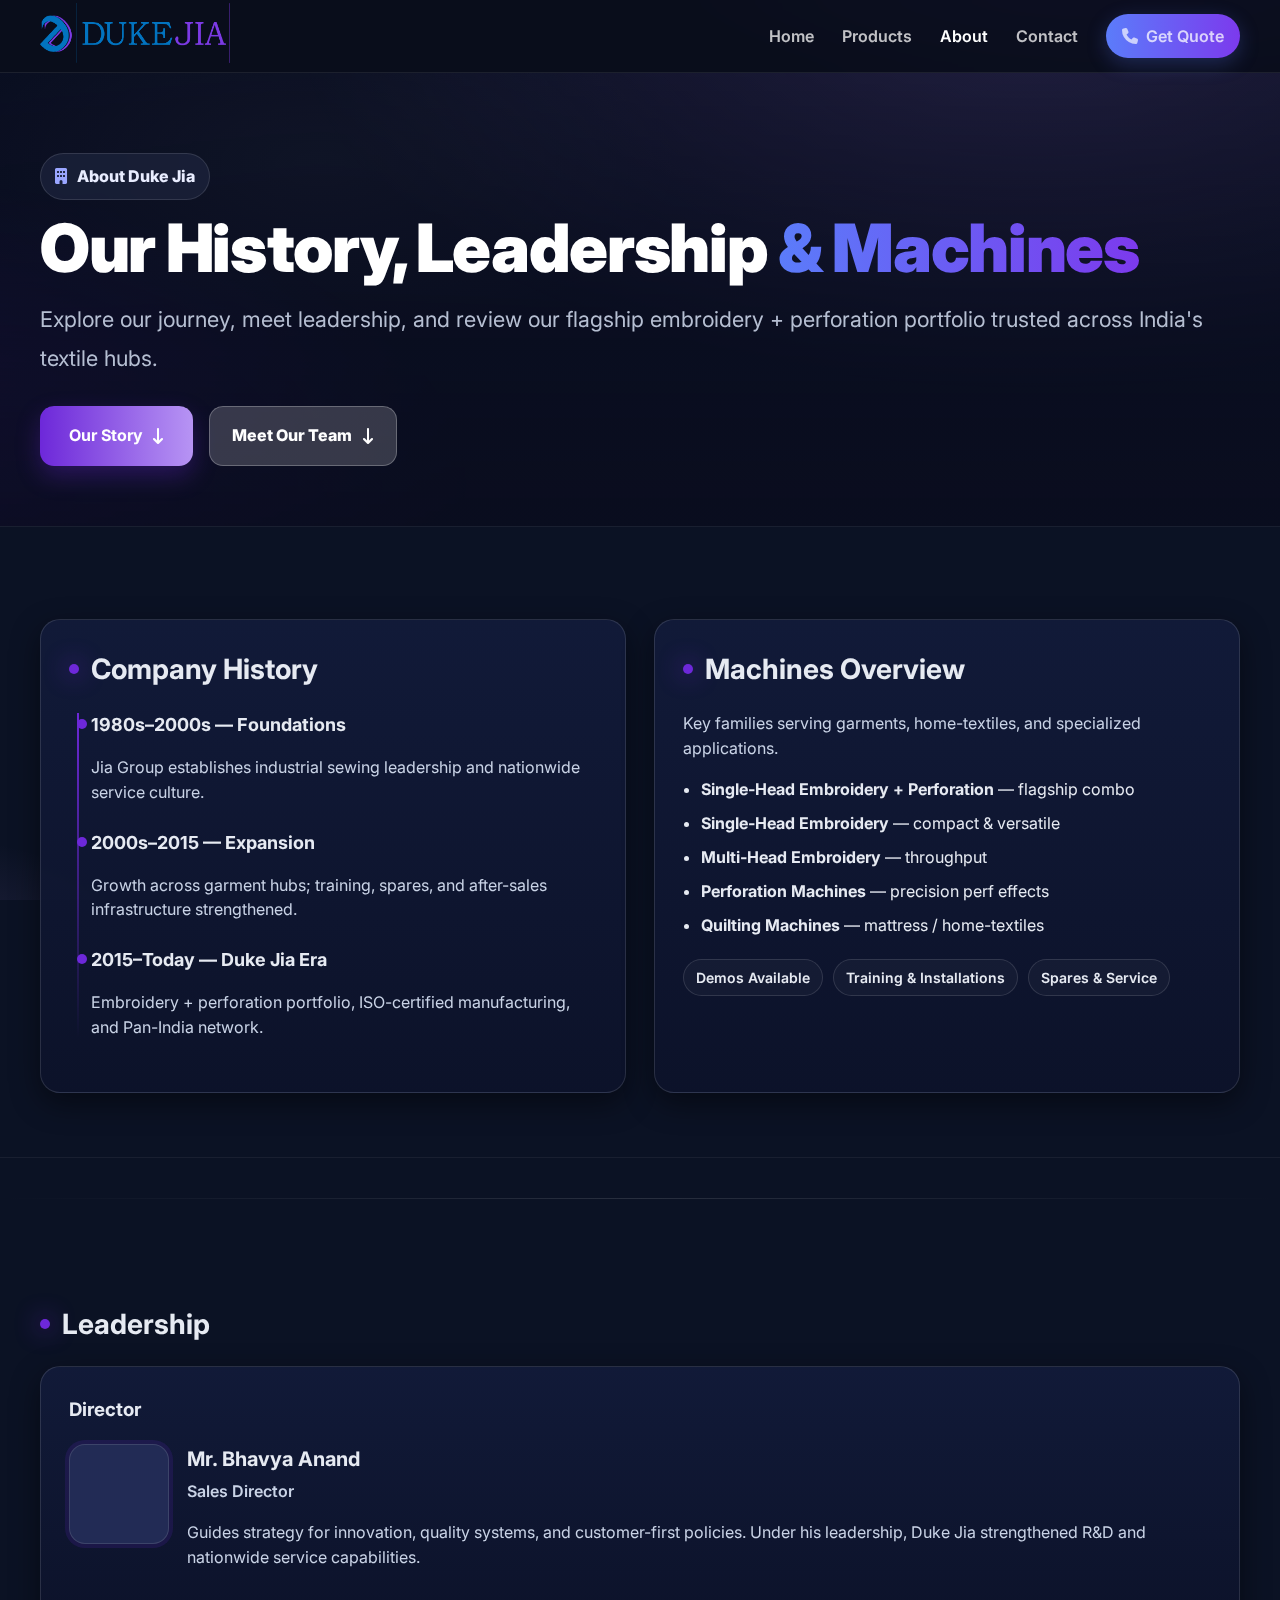
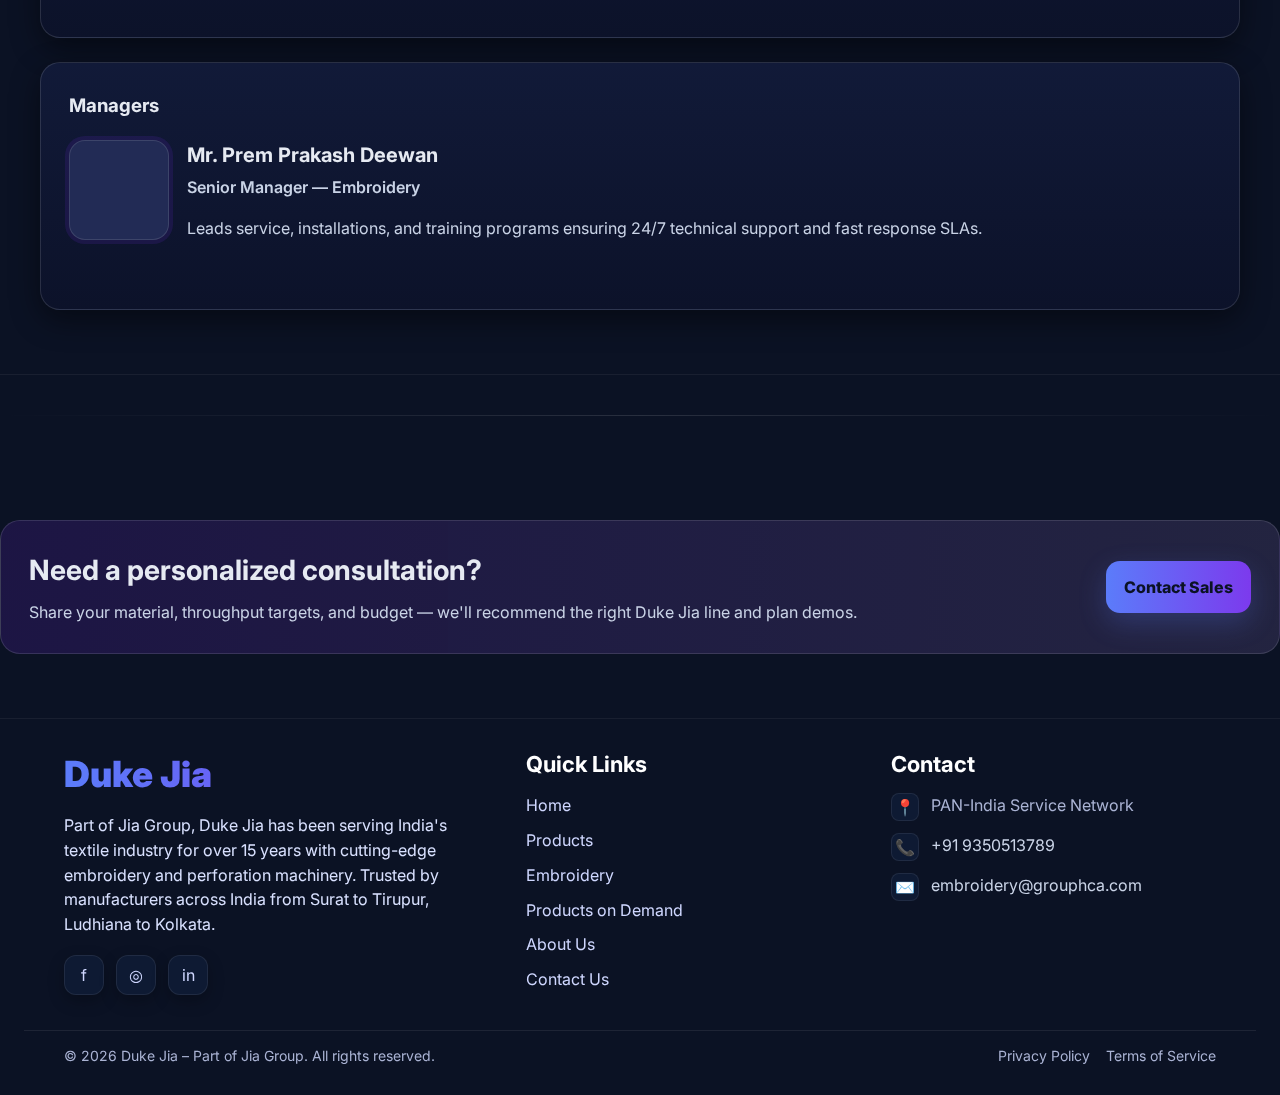
<file: About.html>
<!DOCTYPE html>
<html lang="en">
<head>
  <meta charset="utf-8" />
  <meta name="viewport" content="width=device-width, initial-scale=1" />
  <title>About Duke Jia — History, Leadership & Machines</title>
  <meta name="description" content="Duke Jia: history, leadership team, and our embroidery & perforation machine portfolio serving India's textile hubs." />
  <meta name="theme-color" content="#0b1224" />

  <link rel="preconnect" href="https://fonts.googleapis.com">
  <link rel="preconnect" href="https://fonts.gstatic.com" crossorigin>
  <link href="https://fonts.googleapis.com/css2?family=Inter:wght@400;500;600;700;800;900&display=swap" rel="stylesheet">
  <link href="https://cdnjs.cloudflare.com/ajax/libs/font-awesome/6.5.0/css/all.min.css" rel="stylesheet">

  <style>
    /* ===== Design Tokens ===== */
    :root{
      --bg:#0b1224;
      --text:#e6eaf2;
      --muted:#c9d3e6;
      --muted2:#a6b0c4;
      --border:rgba(255,255,255,.12);
      --primary:#5b7cfa;
      --accent:#7c3aed;
      --cta:#5b7cfa;
      --cta2:#7c3aed;
      --card:#0b1229;
      --surface:#0e1630;
      --ink:#0b1224;
      --ink-inv:#ffffff;
      --brand:#6d28d9;
      --brand-2:#b794f4;
      --bg-soft:#0e1735;
      --panel:#0c1530;
      --chip:#394362;
      --bd-2:rgba(255,255,255,.12);
      --ring:rgba(183,148,244,.45);
      --shadow: 0 10px 30px rgba(0,0,0,.45);
      --radius:20px;
    }

    /* ===== Base Styles ===== */
    *{box-sizing:border-box}
    html,body{margin:0;padding:0;background:var(--bg);color:var(--text);
      font-family:Inter,system-ui,Segoe UI,Roboto,Helvetica,Arial,sans-serif;
      line-height:1.55;
      background-image:
        radial-gradient(1200px 500px at 85% -10%, rgba(109,40,217,.35), transparent 40%),
        radial-gradient(800px 400px at -10% 110%, rgba(183,148,244,.18), transparent 40%);
      background-attachment:fixed;
    }
    a{color:inherit;text-decoration:none}

    /* ===== Container ===== */
    .container{max-width:1400px;margin:0 auto;padding:0 40px}
    @media (max-width: 1024px) {
      .container{max-width:100%;padding:0 24px}
    }
    @media (max-width: 480px) {
      .container{padding:0 16px}
    }

    /* ===== Header ===== */
    .site-header{
      position:sticky;top:0;z-index:50;
      background:rgba(9,13,26,.85);backdrop-filter:blur(10px);
      border-bottom:1px solid rgba(255,255,255,.08)
    }
    .container.nav{display:flex;justify-content:space-between;align-items:center;height:72px}

    .brand{display:flex;align-items:center;gap:8px;text-decoration:none}
    .brand-mark{
      display:grid;place-items:center;width:34px;height:34px;border-radius:10px;
      background:linear-gradient(135deg,var(--cta),var(--cta2));color:#fff;font-weight:900;font-size:14px
    }
    .brand-name{
      color:#6d28d9;
      font-weight:900;font-size:18px;text-decoration:none
    }

    .nav-center{display:flex;gap:28px;align-items:center}
    .nav-center a{color:rgba(255,255,255,.75);font-weight:600;text-decoration:none}
    .nav-center a:hover{color:#fff}

    .btn-quote{
      display:inline-flex;align-items:center;gap:8px;padding:10px 16px;border-radius:999px;
      font-weight:700;background:linear-gradient(90deg,var(--cta),var(--cta2));
      color:#0b1224;text-decoration:none;box-shadow:0 6px 20px rgba(91,124,250,.25)
    }
    .btn-quote i{opacity:.9}

    /* Mobile Navigation */
    .menu-toggle {
      display: none;
      background: none;
      border: none;
      color: #fff;
      font-size: 1.5rem;
      cursor: pointer;
      padding: 8px;
      border-radius: 6px;
      transition: background-color 0.3s;
    }
    .menu-toggle:hover {
      background-color: rgba(255,255,255,0.1);
    }

    @media (max-width:780px){
      .nav-center {
        position: fixed;
        top: 72px;
        left: 0;
        right: 0;
        background: rgba(11, 18, 36, 0.98);
        backdrop-filter: blur(10px);
        flex-direction: column;
        padding: 20px 24px;
        gap: 0;
        transform: translateY(-100%);
        opacity: 0;
        visibility: hidden;
        transition: all 0.3s ease;
        border-bottom: 1px solid rgba(255,255,255,0.1);
      }
      
      .nav-center.open {
        transform: translateY(0);
        opacity: 1;
        visibility: visible;
      }
      
      .nav-center a {
        padding: 16px 0;
        width: 100%;
        border-bottom: 1px solid rgba(255,255,255,0.05);
        display: flex;
        align-items: center;
        justify-content: flex-start;
      }
      
      .nav-center a:last-child {
        border-bottom: none;
      }
      
      .menu-toggle {
        display: block;
      }
      
      .btn-quote {
        background: none;
        box-shadow: none;
        color: #fff;
        padding: 16px 0;
        justify-content: flex-start;
      }
    }

    /* ===== Hero ===== */
    .hero{
      position:relative;overflow:hidden;
      isolation:isolate;
      color:var(--ink-inv);background:#0b1224;
      padding: 80px 0 60px;
    }
    
    .hero-bg{
      position:absolute;inset:0;
      background: radial-gradient(1200px 600px at 80% -10%, rgba(183, 148, 244, .35), transparent 60%), 
                  radial-gradient(1000px 500px at -10% 90%, rgba(109, 40, 217, .4), transparent 60%);
      filter:saturate(1.05) contrast(1.05);transform:scale(1.02);
      z-index:-2;
    }

    .hero-overlay{
      position:absolute;inset:0;background:
        linear-gradient(180deg, rgba(10, 13, 30, .65) 0%, rgba(10, 13, 30, .75) 40%, rgba(10, 13, 30, .92) 100%), 
        radial-gradient(600px 300px at 25% 20%, rgba(255, 255, 255, .08), transparent 60%);
      backdrop-filter: saturate(1.2) blur(.6px); z-index:-1;
    }
    .hero-inner{max-width: 1500px;  margin: 0 auto;}
    
    .trust-chip{
      display:inline-flex;align-items:center;gap:10px;padding:10px 14px;border-radius:28px;
      background:rgba(28,35,60,.75);border:1px solid var(--border);backdrop-filter:blur(4px);
      color:#e9edff;font-weight:800
    }
    .trust-chip i{color:#9aa6ff}
    
    .headline{
      font-size:64px;line-height:1.08;margin:16px 0 8px;font-weight:900;letter-spacing:.2px;
      margin:.9rem 0 1rem;line-height:1.05;font-size:clamp(2.6rem,5.2vw,5rem);letter-spacing:-.02em;
    }
    .headline .accent{
      color:transparent;
      background:linear-gradient(90deg,var(--primary),var(--accent));
      -webkit-background-clip:text;background-clip:text
    }
    
    .sub{
      font-size:20px;max-width:850px;color:#e7ecff;opacity:.9;
      margin:0 0 1.75rem;font-size:clamp(1.1rem,1.8vw,1.35rem);line-height:1.8;color:var(--muted);max-width:100ch;
    }
    
    .cta-row{display:flex;gap:16px;margin-top:22px;flex-wrap:wrap}
    
    .btn-lg{display:inline-flex;align-items:center;gap:10px;padding:16px 22px;border-radius:14px;font-weight:800;text-decoration:none}
    .btn-primary{
      background:linear-gradient(90deg,var(--cta),var(--cta2));color:#0b1224;box-shadow:0 10px 30px rgba(91,124,250,.25);
      display:inline-flex;align-items:center;gap:.6rem;padding:1.1rem 1.8rem;border-radius:14px;
      background:linear-gradient(90deg,var(--brand),var(--brand-2));color:#fff;text-decoration:none;font-weight:700;
      box-shadow:0 10px 24px rgba(109,40,217,.3);transition:transform .25s ease, box-shadow .25s ease;
    }
    .btn-primary:hover{
      transform:translateY(-2px);box-shadow:0 14px 32px rgba(109,40,217,.38);
    }
    .btn-secondary{background:rgba(255,255,255,.18);color:#fff;border:1px solid rgba(255,255,255,.25)}
  

    @media (max-width:1100px){ .headline{font-size:52px} }
    @media (max-width:780px){
      .hero { padding: 60px 0 40px; }
      .headline{font-size:38px}
      .sub{font-size:18px}
      .btn-lg{width:100%;justify-content:center}
    }
    @media(max-width:480px){
      .trust-chip{font-size:.85rem; padding: 8px 12px;}
    }

    /* ===== Section Spacing ===== */
    section{padding:64px 0;border-bottom:1px solid rgba(255,255,255,.06)}
    
    @media (max-width: 768px) {
      section{padding: 48px 0}
    }
  
    .btn-orange {
      display: inline-block;padding: 0.9rem 1.8rem;font-weight: 600;color: #fff;background: linear-gradient(90deg,#6d28d9,#b794f4);border-radius: 12px;box-shadow: 0 4px 14px rgba(0,0,0,.12);text-decoration: none;transition: all 0.3s ease;
      display:inline-block; padding:14px 18px; border-radius:14px; font-weight:800;background:linear-gradient(90deg, var(--cta), var(--cta2)); color:#0b1224; text-decoration:none; box-shadow:0 10px 28px rgba(91,124,250,.24)
    }
    .btn-orange:hover {
      transform: translateY(-2px);box-shadow: 0 6px 18px rgba(0,0,0,.18);
    }

    /* ===== About Content Styles ===== */
    .about-grid {
      display: grid;
      grid-template-columns: 1fr 1fr;
      gap: 28px;
      margin-top: 28px;
    }
    
    @media (max-width: 980px) {
      .about-grid {
        grid-template-columns: 1fr;
      }
    }
    
    .card {
      background: linear-gradient(180deg, rgba(19,28,60,.85), rgba(13,19,43,.85));
      border: 1px solid var(--border);
      border-radius: var(--radius);
      box-shadow: var(--shadow);
      padding: 28px;
    }
    
    .section-title {
      display: flex;
      align-items: center;
      gap: 12px;
      margin-bottom: 20px;
    }
    
    .section-title .dot {
      width: 10px;
      height: 10px;
      border-radius: 50%;
      background: var(--brand);
      box-shadow: 0 0 24px var(--brand);
    }
    
    .section-title h2 {
      margin: 0;
      font-size: 28px;
    }
    
    .muted {
      color: var(--muted);
    }
    
    /* Timeline */
    .timeline {
      position: relative;
      padding-left: 22px;
    }
    
    .timeline::before {
      content: "";
      position: absolute;
      left: 8px;
      top: 2px;
      bottom: 2px;
      width: 2px;
      background: linear-gradient(var(--brand), transparent);
    }
    
    .t-item {
      position: relative;
      margin: 0 0 24px;
    }
    
    .t-item::before {
      content: "";
      position: absolute;
      left: -14px;
      top: 8px;
      width: 10px;
      height: 10px;
      border-radius: 50%;
      background: var(--brand);
    }
    
    .t-item h3 {
      margin: 0 0 6px;
      font-size: 18px;
    }
    
    /* Lists */
    .slim {
      margin: 10px 0 0 18px;
      padding: 0;
    }
    
    .slim li {
      margin: 10px 0;
      line-height: 1.5;
    }
    
    .pills {
      margin-top: 16px;
    }
    
    .pill {
      display: inline-block;
      padding: 7px 12px;
      border: 1px solid var(--border);
      background: rgba(255,255,255,.03);
      border-radius: 999px;
      margin: 6px 6px 0 0;
      font-weight: 600;
      font-size: 14px;
    }
    
    /* Team */
    .team-grid {
      display: grid;
      gap: 24px;
    }
    
    .person {
      display: flex;
      gap: 18px;
      align-items: flex-start;
      margin-bottom: 24px;
    }
    
    .avatar {
      width: 100px;
      height: 100px;
      border-radius: 16px;
      object-fit: cover;
      background: #222b55;
      border: 1px solid var(--border);
      flex: 0 0 100px;
      box-shadow: 0 0 0 4px rgba(109,40,217,.15);
    }
    
    .person h3 {
      margin: 0 0 4px;
      font-size: 20px;
    }
    
    .role {
      color: var(--muted);
      font-weight: 600;
      margin: 0 0 8px;
      font-size: 16px;
    }
    
    /* CTA */
    .cta-band {
      display: flex;
      align-items: center;
      justify-content: space-between;
      gap: 16px;
      flex-wrap: wrap;
      background: linear-gradient(90deg, rgba(109,40,217,.18), rgba(183,148,244,.14));
      border: 1px solid var(--border);
      border-radius: var(--radius);
      padding: 28px;
    }
    
    .cta-band h2 {
      margin: 0 0 8px;
      font-size: 28px;
    }
    
    .sep {
      height: 1px;
      background: linear-gradient(90deg, transparent, rgba(255,255,255,.12), transparent);
      margin: 40px 0;
    }

    /* ===== Footer ===== */
    .site-footer{padding:28px 24px;border-top:1px solid var(--bd);color:var(--muted)}
    .footer-grid{display:grid;grid-template-columns:1.3fr 1fr 1fr;gap:40px}
    .footer-brand{
      margin:0 0 10px;font-size:36px;font-weight:900;
      background:linear-gradient(90deg,var(--primary),var(--accent));-webkit-background-clip:text;background-clip:text;color:transparent;
    }
    .footer-about p{margin:0 0 18px;color:#d9e1ff}
    .footer-socials{display:flex; gap:12px}
    .soc{width:40px;height:40px;display:grid;place-items:center;border-radius:12px;background:#0e1a33;color:#cfd7ff;border:1px solid rgba(255,255,255,.08);box-shadow:0 6px 16px rgba(0,0,0,.25)}
    .soc:hover{transform:translateY(-1px)}
    .footer-links h4,.footer-contact h4{margin:0 0 12px;color:#fff;font-size:22px}
    .footer-links ul{list-style:none;padding:0;margin:0}
    .footer-links li{margin:10px 0}
    .footer-links a{color:#cfd7ff;text-decoration:none}
    .footer-links a:hover{color:#fff}
    .frow{display:flex;align-items:flex-start;gap:12px;margin:12px 0}
    .frow .ico{color:#9bb7ff;width:28px;height:28px;display:grid;place-items:center;background:#0e1a33;border-radius:8px;border:1px solid rgba(255,255,255,.08)}
    .frow .muted{color:#aab3d4}
    .foot-divider{height:1px;background:rgba(255,255,255,.08);margin:28px 0 14px}
    .foot-bottom{display:flex;align-items:center;justify-content:space-between;gap:16px;color:#aab3d4;font-size:14px}
    .legal a{color:#aab3d4;text-decoration:none;margin-left:16px}
    .legal a:hover{color:#fff}
    @media (max-width: 980px){.footer-grid{grid-template-columns:1fr 1fr}}
    @media (max-width: 640px){.footer-grid{grid-template-columns:1fr}.foot-bottom{flex-direction:column;align-items:flex-start;gap:8px}}
  </style>
</head>
<body>

  <!-- ===== Header ===== -->
  <header class="site-header">
    <div class="container nav">
      <a class="brand" href="index.html" aria-label="Duke Jia Home">
        <span><img src="images/dukejia.png" width="190" height="60"></span>
      </a>

      <button class="menu-toggle" aria-label="Toggle navigation">
        <i class="fas fa-bars"></i>
      </button>

      <nav class="nav-center" aria-label="Primary">
        <a href="index.html">Home</a>
        <a href="Products.html">Products</a>        <a href="About.html" style="color: #fff;">About</a>
        <a href="Contact.html">Contact</a>
        <a class="btn-quote"
           href="https://wa.me/919999999999?text=Hi%20Duke%20Jia%20Team%2C%20I%27m%20interested%20in%20your%20Embroidery%20%2B%20Perforation%20flagship.%20Please%20share%20pricing%20%26%20availability."
           target="_blank" rel="noopener">
          <i class="fa-solid fa-phone"></i> Get Quote</a>
      </nav>
    </div>
  </header>

  <!-- ===== Hero ===== -->
  <section class="hero">
    <div class="hero-bg" aria-hidden="true"></div>
    <div class="hero-overlay" aria-hidden="true"></div>

    <div class="container hero-inner">
      <div class="trust-chip">
        <i class="fa-solid fa-building" aria-hidden="true"></i>
        About Duke Jia
      </div>

      <h1 class="headline">
        Our History, Leadership
        <span class="accent">& Machines</span>
      </h1>

      <p class="sub">
        Explore our journey, meet leadership, and review our flagship embroidery + perforation portfolio trusted across India's textile hubs.
      </p>

      <div class="cta-row">
        <a class="btn-lg btn-primary" href="#history-machines">
          Our Story <i class="fa-solid fa-arrow-down-long" aria-hidden="true"></i>
        </a>
        <a class="btn-lg btn-secondary" href="#leadership">
          Meet Our Team <i class="fa-solid fa-arrow-down-long" aria-hidden="true"></i>
        </a>
      </div>
    </div>
  </section>

  <!-- ===== History + Machines ===== -->
  <section id="history-machines" class="section">
    <div class="container">
      <div class="about-grid">
        <!-- History -->
        <article class="card" aria-labelledby="hist-title">
          <div class="section-title">
            <span class="dot"></span>
            <h2 id="hist-title">Company History</h2>
          </div>
          <div class="timeline">
            <div class="t-item">
              <h3>1980s–2000s — Foundations</h3>
              <p class="muted">Jia Group establishes industrial sewing leadership and nationwide service culture.</p>
            </div>
            <div class="t-item">
              <h3>2000s–2015 — Expansion</h3>
              <p class="muted">Growth across garment hubs; training, spares, and after-sales infrastructure strengthened.</p>
            </div>
            <div class="t-item">
              <h3>2015–Today — Duke Jia Era</h3>
              <p class="muted">Embroidery + perforation portfolio, ISO-certified manufacturing, and Pan-India network.</p>
            </div>
          </div>
        </article>

        <!-- Machines -->
        <aside class="card" aria-labelledby="mach-title">
          <div class="section-title">
            <span class="dot"></span>
            <h2 id="mach-title">Machines Overview</h2>
          </div>
          <p class="muted">Key families serving garments, home-textiles, and specialized applications.</p>
          <ul class="slim">
            <li><strong>Single-Head Embroidery + Perforation</strong> — flagship combo</li>
            <li><strong>Single-Head Embroidery</strong> — compact & versatile</li>
            <li><strong>Multi-Head Embroidery</strong> — throughput</li>
            <li><strong>Perforation Machines</strong> — precision perf effects</li>
            <li><strong>Quilting Machines</strong> — mattress / home-textiles</li>
          </ul>
          <div class="pills" role="list" aria-label="Capabilities">
            <span class="pill" role="listitem">Demos Available</span>
            <span class="pill" role="listitem">Training & Installations</span>
            <span class="pill" role="listitem">Spares & Service</span>
          </div>
        </aside>
      </div>
    </div>
  </section>

  <div class="sep"></div>

  <!-- ===== Leadership ===== -->
  <section id="leadership" class="section">
    <div class="container">
      <div class="section-title">
        <span class="dot"></span>
        <h2>Leadership</h2>
      </div>

      <!-- Director (top) -->
      <article class="card" aria-labelledby="director-title" style="margin-bottom:24px">
        <h3 id="director-title" style="margin:0 0 20px">Director</h3>
        <div class="person">
          <div class="avatar"></div>
          <div>
            <h3>Mr. Bhavya Anand</h3>
            <p class="role">Sales Director</p>
            <p class="muted">Guides strategy for innovation, quality systems, and customer-first policies. Under his leadership, Duke Jia strengthened R&D and nationwide service capabilities.</p>
          </div>
        </div>
      </article>

      <!-- Managers (below) -->
      <article class="card" aria-labelledby="managers-title">
        <h3 id="managers-title" style="margin:0 0 20px">Managers</h3>

        <!-- Manager 1 -->
        <div class="person" style="margin-bottom:24px">
          <div class="avatar"></div>
          <div>
            <h3>Mr. Prem Prakash Deewan</h3>
            <p class="role">Senior Manager — Embroidery</p>
            <p class="muted">Leads service, installations, and training programs ensuring 24/7 technical support and fast response SLAs.</p>
          </div>
        </div>

        <!-- Template for more managers -->
        <!--
        <div class="person" style="margin-bottom:24px">
          <div class="avatar"></div>
          <div>
            <h3>[Full Name]</h3>
            <p class="role">[Designation]</p>
            <p class="muted">[Short description of responsibilities.]</p>
          </div>
        </div>
        -->
      </article>
    </div>
  </section>

  <div class="sep"></div>

  <!-- ===== CTA ===== -->
  <section id="cta" class="section">
    <div class="container cta-band" aria-label="Consultation">
      <div>
        <h2>Need a personalized consultation?</h2>
        <p class="muted" style="margin:0">Share your material, throughput targets, and budget — we'll recommend the right Duke Jia line and plan demos.</p>
      </div>
      <a href="contact.html" class="btn-orange" id="contactCta" aria-label="Contact Sales">Contact Sales</a>
    </div>
  </section>

  <!-- ===== Footer ===== -->
  <footer class="site-footer">
    <div class="container footer-grid">
      <div class="footer-about">
        <h3 class="footer-brand">Duke Jia</h3>
        <p>Part of Jia Group, Duke Jia has been serving India's textile industry for over 15 years with cutting-edge embroidery and perforation machinery. Trusted by manufacturers across India from Surat to Tirupur, Ludhiana to Kolkata.</p>
        <div class="footer-socials">
          <a href="#" aria-label="Facebook" class="soc">f</a>
          <a href="#" aria-label="Instagram" class="soc">◎</a>
          <a href="#" aria-label="LinkedIn" class="soc">in</a>
        </div>
      </div>

      <div class="footer-links">
        <h4>Quick Links</h4>
        <ul>
          <li><a href="index.html">Home</a></li>
          <li><a href="products.html">Products</a></li>
          <li><a href="embroidery.html">Embroidery</a></li>
          <li><a href="products-on-demand.html">Products on Demand</a></li>
          <li><a href="about.html">About Us</a></li>
          <li><a href="Contact.html">Contact Us</a></li>
        </ul>
      </div>

      <div class="footer-contact">
        <h4>Contact</h4>
        <div class="frow"><span class="ico">📍</span><div><span class="muted">PAN-India Service Network</span></div></div>
        <div class="frow"><span class="ico">📞</span><div>+91 9350513789</div></div>
        <div class="frow"><span class="ico">✉️</span><div>embroidery@grouphca.com</div></div>
      </div>
    </div>

    <div class="container foot-divider"></div>

    <div class="container foot-bottom">
      <div>© <span id="year"></span> Duke Jia – Part of Jia Group. All rights reserved.</div>
      <nav class="legal"><a href="#">Privacy Policy</a><a href="#">Terms of Service</a></nav>
    </div>
  </footer>

  <script>
    // Set current year in footer
    document.getElementById('year').textContent = new Date().getFullYear();

    // Mobile Navigation Toggle
    const menuToggle = document.querySelector('.menu-toggle');
    const navCenter = document.querySelector('.nav-center');
    const menuIcon = menuToggle.querySelector('i');
    
    menuToggle.addEventListener('click', () => {
      navCenter.classList.toggle('open');
      
      // Toggle between hamburger and close icon
      if (navCenter.classList.contains('open')) {
        menuIcon.classList.remove('fa-bars');
        menuIcon.classList.add('fa-times');
      } else {
        menuIcon.classList.remove('fa-times');
        menuIcon.classList.add('fa-bars');
      }
    });
    
    // Close mobile menu when clicking on a link
    const navLinks = document.querySelectorAll('.nav-center a');
    navLinks.forEach(link => {
      link.addEventListener('click', () => {
        navCenter.classList.remove('open');
        menuIcon.classList.remove('fa-times');
        menuIcon.classList.add('fa-bars');
      });
    });
  </script>
</body>
</html>
</file>
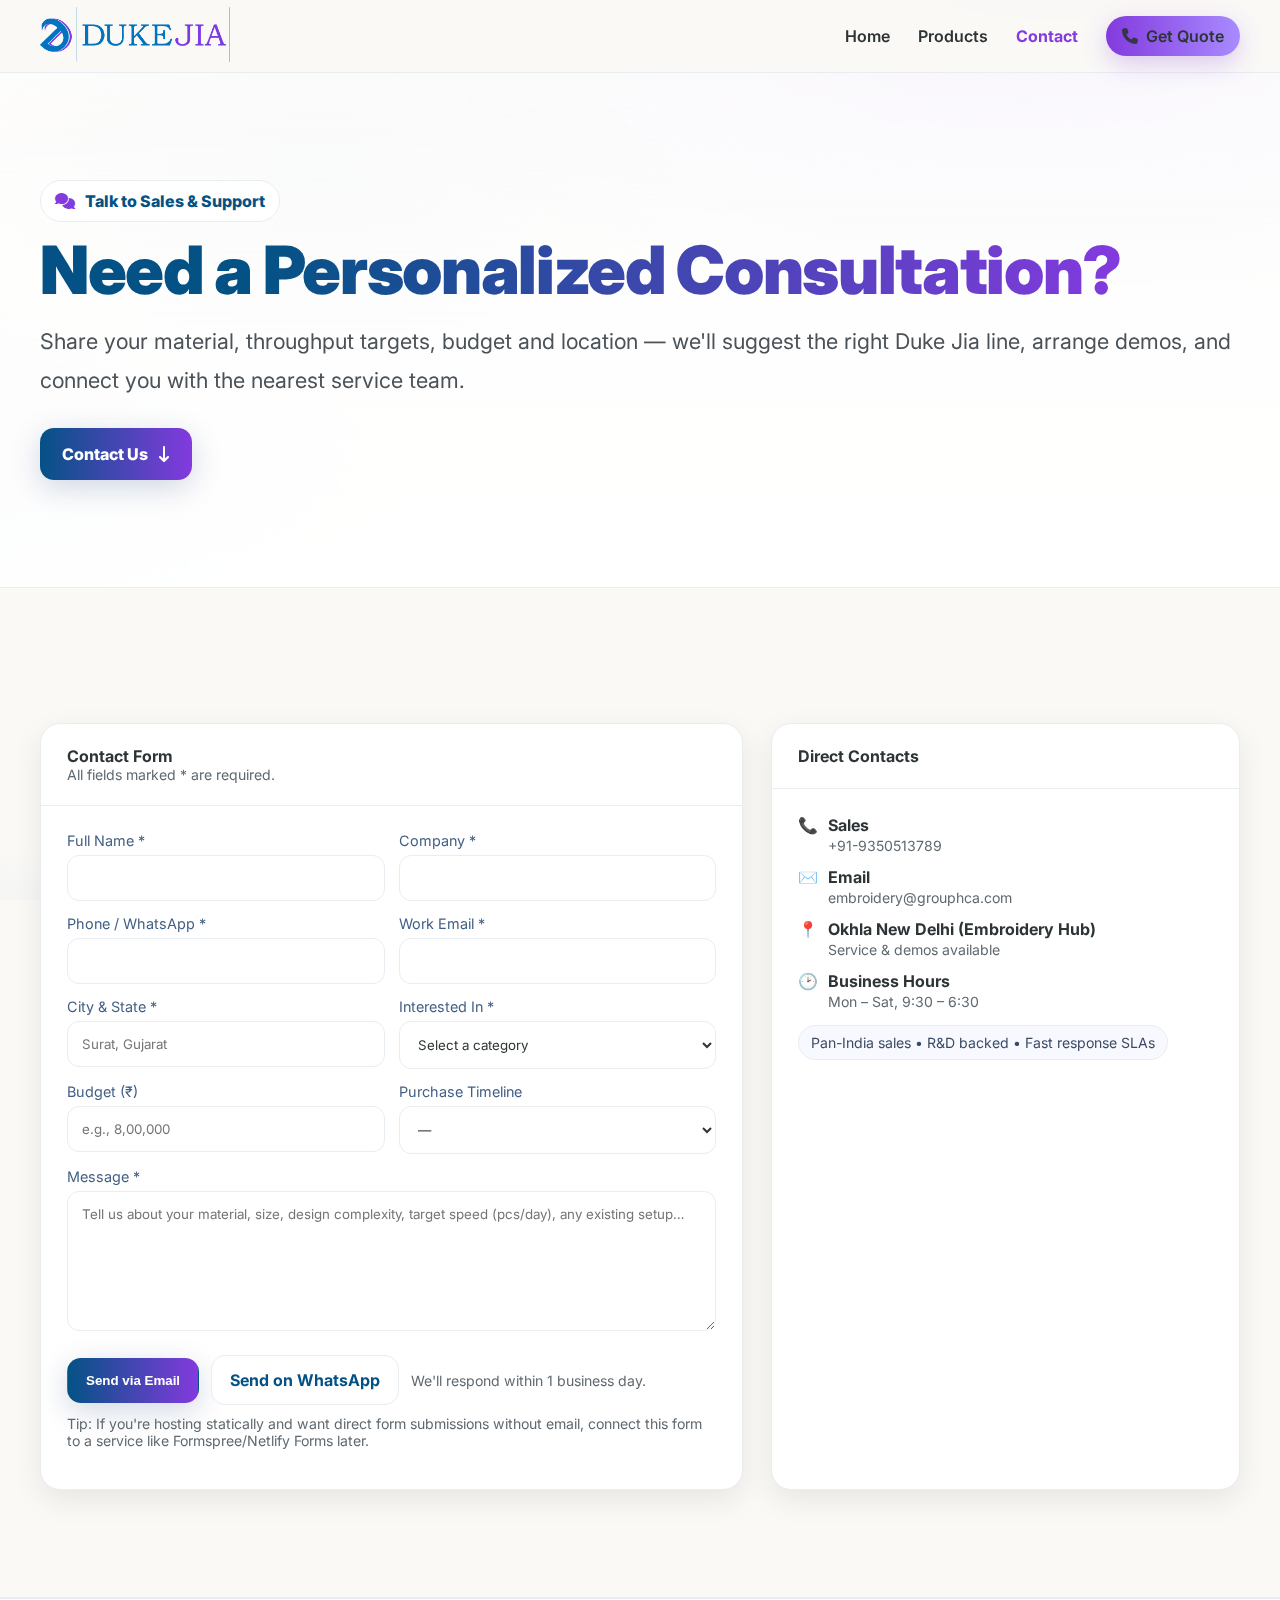
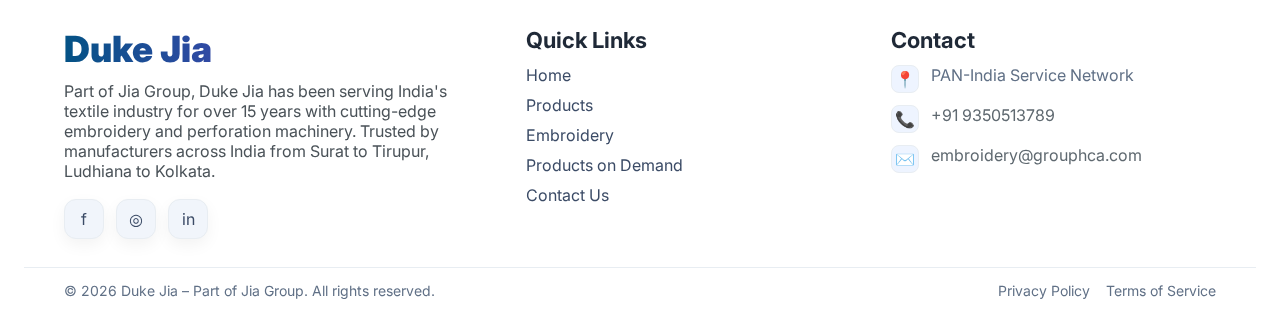
<file: Contact.html>
<!DOCTYPE html>
<html lang="en">
<head>
  <meta charset="utf-8" />
  <meta name="viewport" content="width=device-width, initial-scale=1" />
  <title>Contact - Duke Jia</title>
  <meta name="description" content="Talk to Duke Jia: product advice, demos, quotations and nationwide support." />
  <meta name="theme-color" content="#FAF9F6" />

  <link rel="preconnect" href="https://fonts.googleapis.com">
  <link rel="preconnect" href="https://fonts.gstatic.com" crossorigin>
  <link href="https://fonts.googleapis.com/css2?family=Inter:wght@400;500;600;700;800;900&display=swap" rel="stylesheet">
  <link href="https://cdnjs.cloudflare.com/ajax/libs/font-awesome/6.5.0/css/all.min.css" rel="stylesheet">

  <style>
    /* ===== Design Tokens (LIGHT) ===== */
    :root{
      --pur:#045285;
      --pur2:#833ade;

      --primary:#045285;
      --accent:#833ade;
      --brand:#833ade;
      --brand-2:#a88bff;

      --bg:#FAF9F6;
      --bg-soft:#FDFCFB;
      --surface:#ffffff;
      --card:#ffffff;
      --panel:#ffffff;

      --text:#2D3436;
      --muted:#5f6970;
      --muted2:#6f7a82;

      --lgray:#E8EDF2;
      --bd:rgba(1,40,107,.10);
      --bd-2:rgba(1,40,107,.14);
      --ring:rgba(131,58,222,.28);
      --shadow:0 10px 30px rgba(0,0,0,.08);
      --radius:20px;
    }

    /* ===== Base Styles ===== */
    *{box-sizing:border-box}
    html,body{
      margin:0;padding:0;background:var(--bg);color:var(--text);
      font-family:Inter,system-ui,Segoe UI,Roboto,Helvetica,Arial,sans-serif;
      background-image:
        radial-gradient(1200px 500px at 85% -10%, rgba(131,58,222,.08), transparent 40%),
        radial-gradient(800px 400px at -10% 110%, rgba(2,115,191,.08), transparent 40%);
      background-attachment:fixed;
    }
    a{color:inherit;text-decoration:none}

    /* ===== Container ===== */
    .container{max-width:1400px;margin:0 auto;padding:0 40px}
    @media (max-width:1024px){.container{max-width:100%;padding:0 24px}}
    @media (max-width:480px){.container{padding:0 16px}}

    /* ===== Header ===== */
    .site-header{
      position:sticky;top:0;z-index:50;
      background:rgba(250,249,246,.85);backdrop-filter:blur(10px);
      border-bottom:1px solid var(--lgray)
    }
    .container.nav{display:flex;justify-content:space-between;align-items:center;height:72px}

    .brand{display:flex;align-items:center;gap:8px;text-decoration:none}
    .brand-name{color:var(--pur);font-weight:900;font-size:18px;text-decoration:none}

    .nav-center{display:flex;gap:28px;align-items:center}
    .nav-center a{color:var(--text);font-weight:600;text-decoration:none}
    .nav-center a:hover{color:var(--pur2)}

    .btn-quote{
      display:inline-flex;align-items:center;gap:8px;padding:10px 16px;border-radius:999px;
      font-weight:700;background:linear-gradient(90deg,var(--accent),var(--brand-2));
      color:#fff;text-decoration:none;box-shadow:0 8px 24px rgba(131,58,222,.25)
    }
    .btn-quote i{opacity:.9}

    /* Mobile Navigation */
    .menu-toggle {
      display:none;background:none;border:none;color:var(--pur);
      font-size:1.5rem;cursor:pointer;padding:8px;border-radius:6px;transition:background-color .3s;
    }
    .menu-toggle:hover { background-color: rgba(1,40,107,.08); }

    @media (max-width:780px){
      .nav-center {
        position: fixed; top: 72px; left: 0; right: 0;
        background: rgba(250,249,246,.98);
        backdrop-filter: blur(10px);
        flex-direction: column; padding: 20px 24px; gap: 0;
        transform: translateY(-100%); opacity: 0; visibility: hidden;
        transition: all .3s ease;
        border-bottom: 1px solid var(--lgray);
      }
      .nav-center.open { transform: translateY(0); opacity: 1; visibility: visible; }
      .nav-center a {
        padding:16px 0; width:100%; border-bottom:1px solid #eee;
        display:flex; align-items:center; justify-content:flex-start;
      }
      .nav-center a:last-child { border-bottom:none; }
      .menu-toggle { display:block; }
      .btn-quote { width:100%; justify-content:center; }
    }

    /* ===== Hero (light) ===== */
    .hero{
      position:relative;overflow:hidden;isolation:isolate;
      color:var(--text);background:var(--bg);
    }
    .hero-bg{
      position:absolute;inset:0;
      background:
        radial-gradient(1100px 520px at 80% -10%, rgba(168,139,255,.18), transparent 60%),
        radial-gradient(900px 450px at -10% 90%, rgba(4,82,133,.12), transparent 60%);
      filter:saturate(1.02) contrast(1.02);
      z-index:-2;
    }
    .hero-overlay{
      position:absolute;inset:0;background:
        linear-gradient(180deg, rgba(255,255,255,.65) 0%, rgba(255,255,255,.8) 40%, rgba(255,255,255,.95) 100%),
        radial-gradient(600px 300px at 25% 20%, rgba(1,40,107,.06), transparent 60%);
      backdrop-filter:saturate(1.05) blur(.6px); z-index:-1;
    }
    .hero-inner{max-width:1500px;margin:0 auto;}

    .trust-chip{
      display:inline-flex;align-items:center;gap:10px;padding:10px 14px;border-radius:28px;
      background:#fff;border:1px solid var(--lgray);backdrop-filter:blur(2px);
      color:var(--pur);font-weight:800
    }
    .trust-chip i{color:var(--pur2)}

    .headline{
      font-size:clamp(2.6rem,5.2vw,5rem);line-height:1.05;margin:.9rem 0 1rem;
      font-weight:900;letter-spacing:-.02em;color:var(--pur);
    }
    .headline .accent{
      color:transparent;
      background:linear-gradient(90deg,var(--primary),var(--accent));
      -webkit-background-clip:text;background-clip:text
    }

    .sub{
      font-size:clamp(1.1rem,1.8vw,1.35rem);line-height:1.8;
      color:#4a5258; max-width:100ch; margin:0 0 1.75rem;
    }

    .cta-row{display:flex;gap:16px;margin-top:22px;flex-wrap:wrap}
    .btn-lg{display:inline-flex;align-items:center;gap:10px;padding:16px 22px;border-radius:14px;font-weight:800;text-decoration:none}
    .btn-primary{
      background:linear-gradient(90deg,var(--primary),var(--accent));color:#fff;
      box-shadow:0 10px 24px rgba(1,40,107,.18); transition:transform .25s ease, box-shadow .25s ease;
    }
    .btn-primary:hover{ transform:translateY(-2px); box-shadow:0 14px 30px rgba(2,115,191,.24); }

    @media (max-width:1100px){ .headline{font-size:52px} }
    @media (max-width:780px){
      .hero { padding: 60px 0 40px; }
      .headline{font-size:38px}
      .sub{font-size:18px}
      .btn-lg{width:100%;justify-content:center}
    }
    @media(max-width:480px){ .trust-chip{font-size:.85rem; padding: 8px 12px;} }

    /* ===== Section Spacing ===== */
    section{padding:107px 0;border-bottom:1px solid var(--lgray)}
    @media (max-width:768px){ section{padding:48px 0} }

    .btn-orange{
      display:inline-block; padding:14px 18px; border-radius:14px; font-weight:800;
      background:linear-gradient(90deg,var(--accent),var(--brand-2));
      color:#fff; text-decoration:none; box-shadow:0 10px 28px rgba(131,58,222,.20);
      transition:transform .25s;
    }
    .btn-orange:hover{ transform:translateY(-2px); }

    /* ===== Contact Section ===== */
    .contact-grid{
      display:grid; grid-template-columns:1.2fr .8fr;
      gap: clamp(18px, 2.2vw, 28px); margin-top:28px;
    }
    @media (max-width:980px){ .contact-grid{grid-template-columns:1fr} }

    .card{
      background:var(--card);
      border:1px solid var(--lgray);
      border-radius:var(--radius);
      box-shadow:var(--shadow);
    }
    .card .head{ padding:22px clamp(18px, 2.2vw, 26px); border-bottom:1px solid var(--lgray); }
    .card .body{ padding: clamp(18px, 2.2vw, 26px); }

    form{display:grid;gap:14px}
    .form-row{display:grid;grid-template-columns:1fr 1fr;gap:14px}
    @media (max-width:720px){ .form-row{grid-template-columns:1fr} }

    label{ font-size:.9rem; color:#425f85; display:block; margin-bottom:6px; }

    input, select, textarea{
      width:100%; padding:14px; border-radius:12px;
      border:1px solid var(--lgray); background:#fff; color:var(--text);
      outline:none; font-family:inherit;
    }
    input:focus, select:focus, textarea:focus{ box-shadow:0 0 0 3px var(--ring); }
    textarea{ min-height:140px; resize:vertical; }

    .btn{
      display:inline-flex; align-items:center; justify-content:center; gap:10px;
      padding:14px 18px; border-radius:14px; font-weight:700; border:1px solid transparent;
      cursor:pointer; text-decoration:none;
    }
    .btn-primary{
      background: linear-gradient(90deg, var(--primary), var(--accent));
      color:#fff; box-shadow:0 8px 30px rgba(1,40,107,.18);
    }
    .btn-ghost{
      background:#fff; border-color:var(--lgray); color:var(--pur);
    }

    .help{ color:var(--muted); font-size:.88rem; }

    .list{ display:grid; gap:12px; margin:0; padding:0; list-style:none; }
    .list li{ display:flex; gap:10px; align-items:flex-start; }

    .pill{
      display:inline-flex; gap:8px; padding:8px 12px; border:1px solid var(--lgray);
      border-radius:999px; background:#f7f9fe; color:#3b4b66; font-size:.88rem;
    }

    .success-message{
      display:none; margin-bottom:14px; padding:12px 14px;
      border:1px solid rgba(34,197,94,.25); background:rgba(34,197,94,.10); color:#065f46;
      border-radius:12px;
    }

    /* ===== Footer ===== */
    .site-footer{padding:28px 24px;border-top:1px solid var(--bd);color:var(--muted);background:#fff}
    .footer-grid{display:grid;grid-template-columns:1.3fr 1fr 1fr;gap:40px}
    .footer-brand{
      margin:0 0 10px;font-size:36px;font-weight:900;
      background:linear-gradient(90deg,var(--primary),var(--accent));-webkit-background-clip:text;background-clip:text;color:transparent;
    }
    .footer-about p{margin:0 0 18px;color:#4a5258}
    .footer-socials{display:flex; gap:12px}
    .soc{width:40px;height:40px;display:grid;place-items:center;border-radius:12px;background:#f1f5fb;color:#3b4b66;border:1px solid var(--lgray);box-shadow:0 6px 16px rgba(0,0,0,.05)}
    .soc:hover{transform:translateY(-1px)}
    .footer-links h4,.footer-contact h4{margin:0 0 12px;color:#1f2937;font-size:22px}
    .footer-links ul{list-style:none;padding:0;margin:0}
    .footer-links li{margin:10px 0}
    .footer-links a{color:#3b4b66;text-decoration:none}
    .footer-links a:hover{color:#111827}
    .frow{display:flex;align-items:flex-start;gap:12px;margin:12px 0}
    .frow .ico{color:#425f85;width:28px;height:28px;display:grid;place-items:center;background:#eef4ff;border-radius:8px;border:1px solid var(--lgray)}
    .frow .muted{color:#607086}
    .foot-divider{height:1px;background:var(--lgray);margin:28px 0 14px}
    .foot-bottom{display:flex;align-items:center;justify-content:space-between;gap:16px;color:#607086;font-size:14px}
    .legal a{color:#607086;text-decoration:none;margin-left:16px}
    .legal a:hover{color:#111827}
    @media (max-width:980px){.footer-grid{grid-template-columns:1fr 1fr}}
    @media (max-width:640px){.footer-grid{grid-template-columns:1fr}.foot-bottom{flex-direction:column;align-items:flex-start;gap:8px}}
  </style>
</head>
<body>

  <!-- ===== Header ===== -->
  <header class="site-header">
    <div class="container nav">
      <a class="brand" href="index.html" aria-label="Duke Jia Home">
        <span><img src="images/dukejia.png" width="190" height="55" alt="DUKEJIA"></span>
      </a>

      <button class="menu-toggle" aria-label="Toggle navigation">
        <i class="fas fa-bars"></i>
      </button>

      <nav class="nav-center" aria-label="Primary">
        <a href="index.html">Home</a>
        <a href="Products.html">Products</a>
        <a href="Contact.html" style="color: var(--pur2); font-weight:700;">Contact</a>
        <a class="btn-quote"
           href="https://wa.me/919999999999?text=Hi%20Duke%20Jia%20Team%2C%20I%27m%20interested%20in%20your%20Embroidery%20%2B%20Perforation%20flagship.%20Please%20share%20pricing%20%26%20availability."
           target="_blank" rel="noopener">
          <i class="fa-solid fa-phone"></i> Get Quote</a>
      </nav>
    </div>
  </header>

  <!-- ===== Hero ===== -->
  <section class="hero">
    <div class="hero-bg" aria-hidden="true"></div>
    <div class="hero-overlay" aria-hidden="true"></div>

    <div class="container hero-inner">
      <div class="trust-chip">
        <i class="fa-solid fa-comments" aria-hidden="true"></i>
        Talk to Sales & Support
      </div>

      <h1 class="headline">
        Need a <span class="accent">Personalized Consultation?</span>
      </h1>

      <p class="sub">
        Share your material, throughput targets, budget and location — we'll suggest the right Duke Jia line, arrange demos, and connect you with the nearest service team.
      </p>

      <div class="cta-row">
        <a class="btn-lg btn-primary" href="#contact-form">
          Contact Us <i class="fa-solid fa-arrow-down-long" aria-hidden="true"></i>
        </a>
      </div>
    </div>
  </section>

  <!-- ===== Contact Form Section ===== -->
  <section id="contact-form" class="section">
    <div class="container">
      <div class="contact-grid">
        <!-- Form -->
        <article class="card">
          <div class="head">
            <strong>Contact Form</strong>
            <div class="help">All fields marked * are required.</div>
          </div>
          <div class="body">
            <div id="success" class="success-message">
              ✅ Thank you! Your message has been prepared in your email client. We'll get back to you soon.
            </div>

            <form id="contactForm">
              <div class="form-row">
                <div>
                  <label for="name">Full Name *</label>
                  <input id="name" name="name" autocomplete="name" required>
                </div>
                <div>
                  <label for="company">Company *</label>
                  <input id="company" name="company" autocomplete="organization" required>
                </div>
              </div>

              <div class="form-row">
                <div>
                  <label for="phone">Phone / WhatsApp *</label>
                  <input id="phone" name="phone" inputmode="tel" autocomplete="tel" required>
                </div>
                <div>
                  <label for="email">Work Email *</label>
                  <input id="email" name="email" type="email" autocomplete="email" required>
                </div>
              </div>

              <div class="form-row">
                <div>
                  <label for="city">City & State *</label>
                  <input id="city" name="city" placeholder="Surat, Gujarat" required>
                </div>
                <div>
                  <label for="interest">Interested In *</label>
                  <select id="interest" name="interest" required>
                    <option value="" disabled selected>Select a category</option>
                    <option>Single Head Embroidery + Perforation</option>
                    <option>Single Head Embroidery</option>
                    <option>Multi-Head Embroidery</option>
                    <option>Perforation Machine</option>
                    <option>Quilting Machine</option>
                    <option>Service / Spares</option>
                    <option>Other</option>
                  </select>
                </div>
              </div>

              <div class="form-row">
                <div>
                  <label for="budget">Budget (₹)</label>
                  <input id="budget" name="budget" inputmode="numeric" placeholder="e.g., 8,00,000">
                </div>
                <div>
                  <label for="timeline">Purchase Timeline</label>
                  <select id="timeline" name="timeline">
                    <option value="" selected>—</option>
                    <option>Urgent (0–2 weeks)</option>
                    <option>Soon (1–2 months)</option>
                    <option>Planning (3+ months)</option>
                  </select>
                </div>
              </div>

              <div>
                <label for="message">Message *</label>
                <textarea id="message" name="message" placeholder="Tell us about your material, size, design complexity, target speed (pcs/day), any existing setup…" required></textarea>
              </div>

              <div class="actions" style="display:flex;gap:12px;align-items:center;flex-wrap:wrap;margin-top:6px">
                <button class="btn btn-primary" type="submit">Send via Email</button>
                <a id="waBtn" class="btn btn-ghost" href="#" rel="noopener" target="_blank">Send on WhatsApp</a>
                <span class="help">We'll respond within 1 business day.</span>
              </div>
            </form>

            <p class="help" style="margin-top:10px">
              Tip: If you're hosting statically and want direct form submissions without email, connect this form to a service like Formspree/Netlify Forms later.
            </p>
          </div>
        </article>

        <!-- Info -->
        <aside class="card">
          <div class="head"><strong>Direct Contacts</strong></div>
          <div class="body">
            <ul class="list">
              <li><div>📞</div> <div><strong>Sales</strong><br><span class="help">+91-9350513789</span></div></li>
              <li><div>✉️</div> <div><strong>Email</strong><br><span class="help"><a href="mailto:embroidery@grouphca.com">embroidery@grouphca.com</a></span></div></li>
              <li><div>📍</div> <div><strong>Okhla New Delhi (Embroidery Hub)</strong><br><span class="help">Service & demos available</span></div></li>
              <li><div>🕑</div> <div><strong>Business Hours</strong><br><span class="help">Mon – Sat, 9:30 – 6:30</span></div></li>
            </ul>

            <div style="height:14px"></div>

            <div class="pill">Pan-India sales • R&D backed • Fast response SLAs</div>
          </div>
        </aside>
      </div>
    </div>
  </section>

  <!-- ===== Footer ===== -->
  <footer class="site-footer">
    <div class="container footer-grid">
      <div class="footer-about">
        <h3 class="footer-brand">Duke Jia</h3>
        <p>Part of Jia Group, Duke Jia has been serving India's textile industry for over 15 years with cutting-edge embroidery and perforation machinery. Trusted by manufacturers across India from Surat to Tirupur, Ludhiana to Kolkata.</p>
        <div class="footer-socials">
          <a href="#" aria-label="Facebook" class="soc">f</a>
          <a href="#" aria-label="Instagram" class="soc">◎</a>
          <a href="#" aria-label="LinkedIn" class="soc">in</a>
        </div>
      </div>

      <div class="footer-links">
        <h4>Quick Links</h4>
        <ul>
          <li><a href="index.html">Home</a></li>
          <li><a href="Products.html">Products</a></li>
          <li><a href="embroidery.html">Embroidery</a></li>
          <li><a href="products-on-demand.html">Products on Demand</a></li>
          <li><a href="Contact.html">Contact Us</a></li>
        </ul>
      </div>

      <div class="footer-contact">
        <h4>Contact</h4>
        <div class="frow"><span class="ico">📍</span><div><span class="muted">PAN-India Service Network</span></div></div>
        <div class="frow"><span class="ico">📞</span><div>+91 9350513789</div></div>
        <div class="frow"><span class="ico">✉️</span><div>embroidery@grouphca.com</div></div>
      </div>
    </div>

    <div class="container foot-divider"></div>

    <div class="container foot-bottom">
      <div>© <span id="year"></span> Duke Jia – Part of Jia Group. All rights reserved.</div>
      <nav class="legal"><a href="#">Privacy Policy</a><a href="#">Terms of Service</a></nav>
    </div>
  </footer>

  <script>
    // Set current year in footer
    document.getElementById('year').textContent = new Date().getFullYear();

    // Mobile Navigation Toggle
    const menuToggle = document.querySelector('.menu-toggle');
    const navCenter = document.querySelector('.nav-center');
    const menuIcon = menuToggle.querySelector('i');

    menuToggle.addEventListener('click', () => {
      navCenter.classList.toggle('open');
      if (navCenter.classList.contains('open')) {
        menuIcon.classList.remove('fa-bars');
        menuIcon.classList.add('fa-xmark'); // FA6 close icon
      } else {
        menuIcon.classList.remove('fa-xmark');
        menuIcon.classList.add('fa-bars');
      }
    });

    // Close mobile menu when clicking on a link
    document.querySelectorAll('.nav-center a').forEach(link => {
      link.addEventListener('click', () => {
        navCenter.classList.remove('open');
        menuIcon.classList.remove('fa-xmark');
        menuIcon.classList.add('fa-bars');
      });
    });

    // Contact Form Functionality
    const enc = s => encodeURIComponent(s ?? "");
    const params = new URLSearchParams(location.search);
    if (params.get("sent") === "1") document.getElementById("success").style.display = "block";

    const form = document.getElementById("contactForm");
    const waBtn = document.getElementById("waBtn");

    function collect() {
      const f = new FormData(form);
      const d = Object.fromEntries(f.entries());
      const summary =
`Name: ${d.name}
Company: ${d.company}
Phone: ${d.phone}
Email: ${d.email}
City: ${d.city}
Interest: ${d.interest}
Budget: ${d.budget || "-"}
Timeline: ${d.timeline || "-"}

Message:
${d.message}`;
      return { d, summary };
    }
    function updateWA(){
      const { summary } = collect();
      const phone = "919350513789"; // Your WhatsApp number
      waBtn.href = `https://wa.me/${phone}?text=${enc(summary)}`;
    }
    form.addEventListener("input", updateWA);
    updateWA();

    form.addEventListener("submit",(e)=>{
      e.preventDefault();
      if (!form.reportValidity()) return;
      const { d, summary } = collect();
      const to = "embroidery@grouphca.com"; // Your sales email
      const subject = `Enquiry — ${d.interest || "Duke Jia"}`;
      window.location.href = `mailto:${to}?subject=${enc(subject)}&body=${enc(summary)}`;
      const success = document.getElementById("success");
      success.style.display = "block";
      window.scrollTo({top:0, behavior:"smooth"});
    });
  </script>
</body>
</html>
</file>
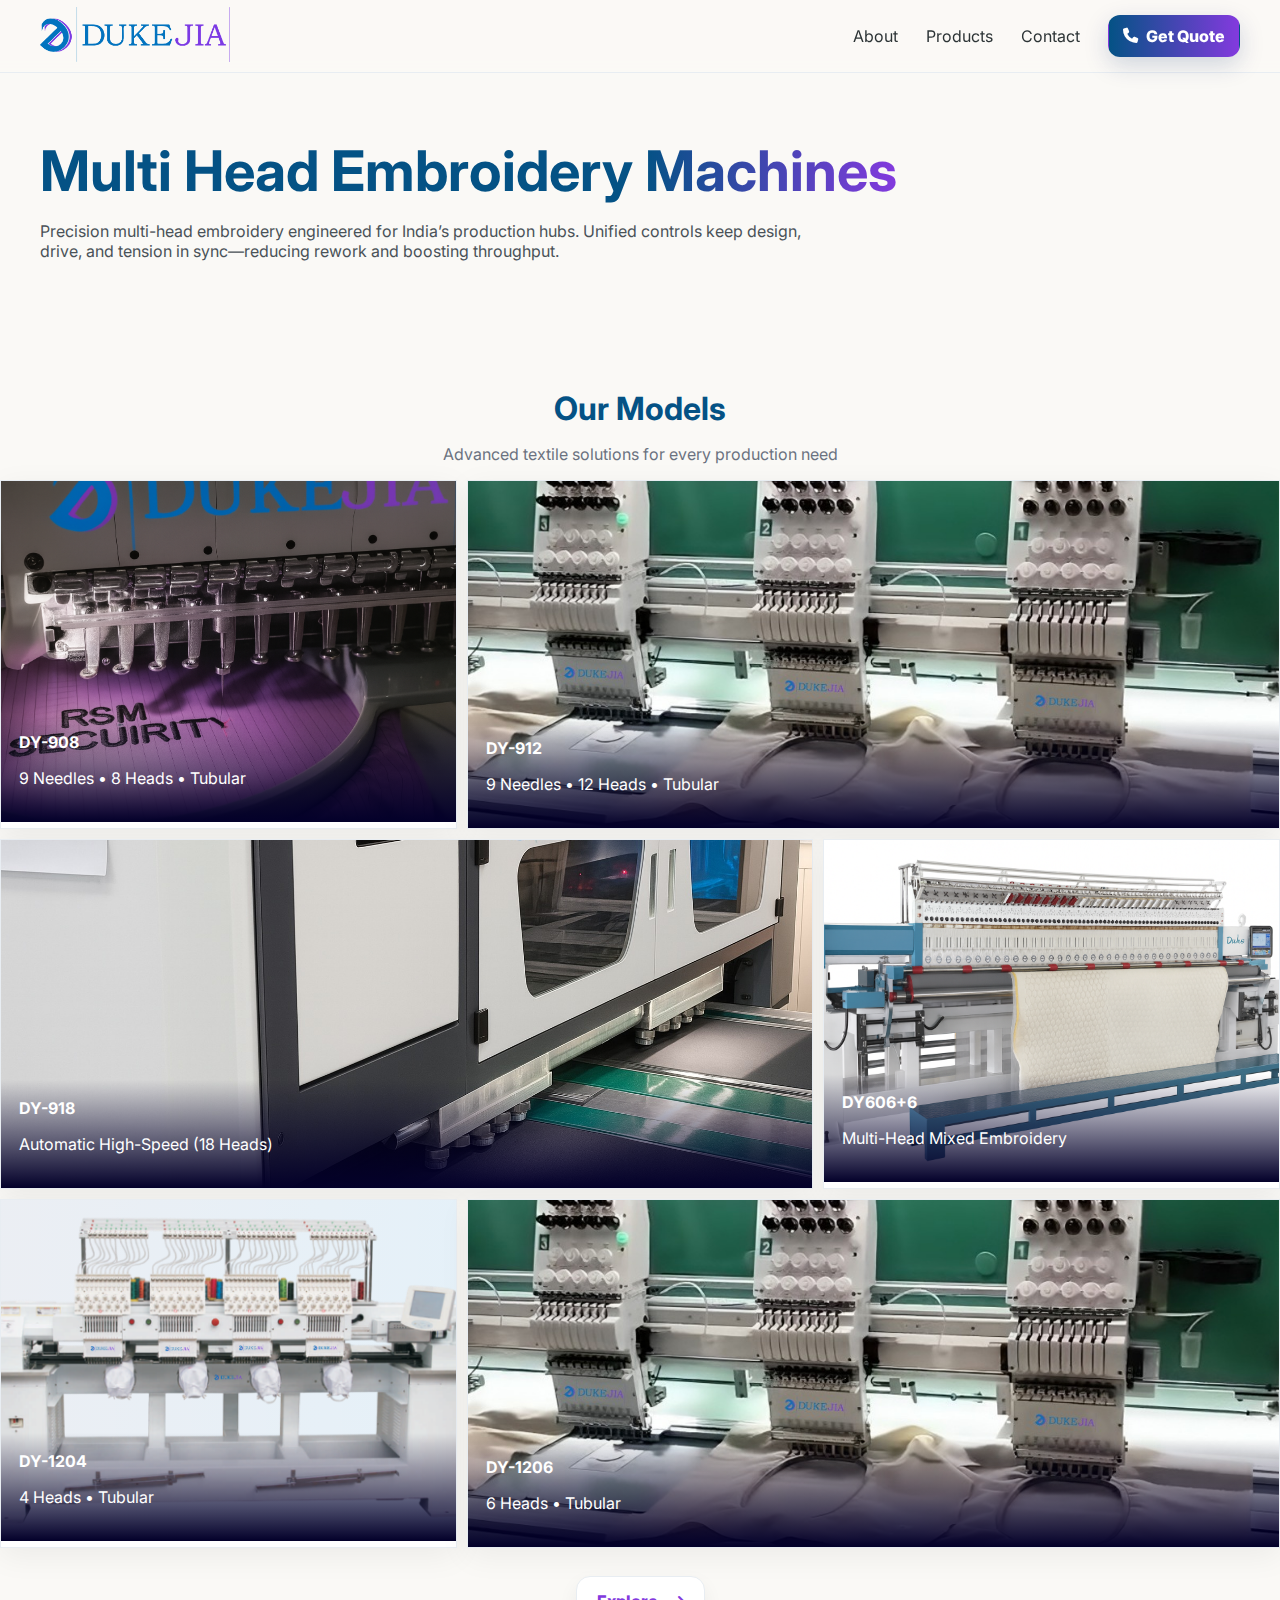
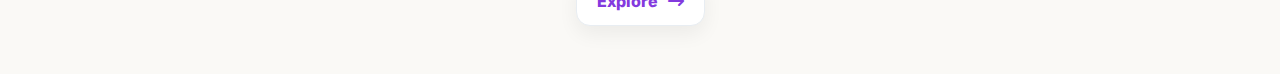
<file: Multi-Head copy 2.html>
<!doctype html>
<html lang="en">
<head>
  <meta charset="utf-8" />
  <meta name="viewport" content="width=device-width, initial-scale=1" />
  <title>Dukejia — Multi-Head Embroidery</title>

  <link rel="preconnect" href="https://fonts.googleapis.com">
  <link rel="preconnect" href="https://fonts.gstatic.com" crossorigin>
  <link href="https://fonts.googleapis.com/css2?family=Inter:wght@400;500;600;700;800;900&display=swap" rel="stylesheet">
  <link href="https://cdnjs.cloudflare.com/ajax/libs/font-awesome/6.5.0/css/all.min.css" rel="stylesheet">

  <style>
    :root{
      --pur:#045285; --pur2:#833ade; --lav:#A29BFE;
      --cream:#FAF9F6; --lgray:#E8EDF2; --text:#2D3436; --muted:#5f6970; --muted2:#6f7a82;
      --primary:var(--pur2); --accent:var(--lav);
      --radius:20px;
    }
    *{box-sizing:border-box}
    html,body{margin:0;padding:0;background:var(--cream);color:var(--text);font-family:Inter,system-ui,Segoe UI,Roboto,Helvetica,Arial,sans-serif}
    a{color:inherit;text-decoration:none}
    .container{margin:0 auto;padding:0 40px}
    @media (max-width:1024px){.container{padding:0 24px}}
    @media (max-width:480px){.container{padding:0 16px}}

    /* Header */
    .site-header{position:sticky;top:0;z-index:50;background:rgba(250,249,246,.85);backdrop-filter:blur(10px);border-bottom:1px solid var(--lgray)}
    .container.nav{display:flex;justify-content:space-between;align-items:center;height:72px}
    .nav-center{display:flex;gap:28px;align-items:center}
    .menu-toggle{display:none;background:none;border:none;font-size:1.5rem}
    @media (max-width:780px){
      .menu-toggle{display:block}
      .nav-center{position:fixed;top:72px;left:0;right:0;background:rgba(250,249,246,.98);backdrop-filter:blur(10px);flex-direction:column;padding:20px 24px;gap:0;transform:translateY(-100%);opacity:0;visibility:hidden;transition:.3s;border-bottom:1px solid var(--lgray)}
      .nav-center.open{transform:translateY(0);opacity:1;visibility:visible}
      .nav-center a{padding:16px 0;width:100%;border-bottom:1px solid #eee}
      .nav-center a:last-child{border-bottom:none}
    }

    /* Hero */
    .hero{padding:64px 0}
    .headline{font-size:clamp(2.2rem,5vw,3.5rem);margin:0 0 10px;color:var(--pur)}
    .headline .accent{color:transparent;background:linear-gradient(90deg,var(--pur),var(--pur2));-webkit-background-clip:text;background-clip:text}
    .sub{max-width:80ch;color:#4a5258}

    /* Grid of models (no links) */
    .section-machines{padding:48px 0}
    .center{text-align:center}
    .center h1{margin:0 0 6px;color:var(--pur)}
    .machines-row{display:grid;gap:10px;margin-top:10px}
    .row-1{grid-template-columns:.9fr 1.6fr}
    .row-2{grid-template-columns:1.6fr .9fr}
    @media (max-width:1024px){.row-1,.row-2{grid-template-columns:1fr 1fr}}
    @media (max-width:720px){.row-1,.row-2{grid-template-columns:1fr}}
    .tile{display:block;background:#fff;border:1px solid var(--lgray);box-shadow:0 8px 30px rgba(0,0,0,.06);overflow:hidden;cursor:pointer;transition:.25s}
    .tile:hover{transform:translateY(-4px);box-shadow:0 16px 44px rgba(0,0,0,.12)}
    .img-wrap{position:relative;background:linear-gradient(90deg, rgba(1,40,107,.08), rgba(2,115,191,.10))}
    .tile.small .img-wrap{aspect-ratio:4/3}
    .tile.wide .img-wrap{aspect-ratio:21/9}
    .img-wrap img{position:absolute;inset:0;width:100%;height:100%;object-fit:cover;transition:.5s}
    .tile:hover .img-wrap img{transform:scale(1.05)}
    .overlay{position:absolute;left:0;right:0;bottom:0;background:linear-gradient(transparent,#03002a);padding:18px;color:#fff}
    .overlay h4{margin:0 0 6px}

    /* ===== Modal with tabs ===== */
    .model-modal{display:none;position:fixed;inset:0;background:rgba(0,0,0,.5);z-index:1000;align-items:center;justify-content:center;padding:2rem;opacity:0;transition:opacity .25s}
    .model-modal.active{display:flex;opacity:1}
    .sheet{background:#fff;border-radius:20px;max-width:1100px;width:100%;box-shadow:0 30px 80px rgba(0,0,0,.25);border:1px solid var(--lgray);overflow:hidden}
    .sheet-header{display:flex;justify-content:space-between;align-items:center;padding:14px 18px;border-bottom:1px solid var(--lgray)}
    .sheet-title{font-size:1.25rem;font-weight:900;margin:0}
    .sheet-close{background:none;border:none;width:40px;height:40px;border-radius:10px;color:#6b7280;cursor:pointer}
    .sheet-close:hover{background:#f4f7fb}

    /* top content */
    .sheet-top{display:grid;grid-template-columns:1.1fr 1fr;gap:18px;padding:18px}
    @media (max-width:900px){.sheet-top{grid-template-columns:1fr}}
    .top-left{display:flex;gap:16px;align-items:flex-start}
    .top-img{width:220px;min-width:220px;height:160px;border:1px solid var(--lgray);border-radius:14px;background:#f5f7fb;overflow:hidden;display:grid;place-items:center}
    .top-img img{width:100%;height:100%;object-fit:contain}
    .chip{display:inline-flex;align-items:center;gap:8px;padding:6px 10px;border-radius:999px;font-weight:700;font-size:.82rem;background:#eef2ff;color:#444;border:1px solid #e5e7eb}
    .top-title{margin:2px 0 6px;font-size:1.1rem;font-weight:900}
    .top-sub{margin:0;color:#6b7280;line-height:1.6}

    .top-actions{display:flex;flex-wrap:wrap;gap:10px;margin-top:10px}
    .btn{display:inline-flex;align-items:center;gap:8px;padding:10px 14px;border-radius:12px;border:1px solid var(--lgray);background:#fff;font-weight:800;cursor:pointer}
    .btn.primary{background:linear-gradient(90deg,var(--pur),var(--pur2));color:#fff;border-color:transparent;box-shadow:0 8px 24px rgba(1,40,107,.18)}
    .btn i{font-size:.95rem}
    .likes{display:inline-flex;align-items:center;gap:8px;padding:10px 14px;border-radius:12px;border:1px solid var(--lgray);background:#fff;font-weight:800}

    /* tabs */
    .tabs{padding:0 18px 18px}
    .tab-nav{display:flex;gap:8px;border-bottom:1px solid var(--lgray)}
    .tab-btn{appearance:none;background:none;border:none;padding:12px 14px;border-radius:10px 10px 0 0;font-weight:800;color:#6b7280;cursor:pointer}
    .tab-btn.active{color:#111;background:#fff;border:1px solid var(--lgray);border-bottom-color:#fff}
    .tab-panel{display:none;padding:16px 0}
    .tab-panel.active{display:block}

    /* specs table */
    .spec-table{width:100%;border-collapse:collapse;overflow:hidden;border-radius:14px;border:1px solid var(--lgray)}
    .spec-table tr{border-bottom:1px solid var(--lgray)}
    .spec-table tr:last-child{border-bottom:none}
    .spec-table th,.spec-table td{padding:12px 14px;text-align:left}
    .spec-table th{width:44%;background:#f7f9ff;color:#374151}
    .spec-table td{color:#4b5563}

    /* features grid */
    .feat-grid{display:grid;grid-template-columns:repeat(2,minmax(0,1fr));gap:12px}
    @media (max-width:620px){.feat-grid{grid-template-columns:1fr}}
    .feat{border:1px solid var(--lgray);border-radius:12px;padding:12px 14px;background:#fff}

    /* Explore btn (kept) */
    .explore-row{display:flex;justify-content:center;margin:28px 0 0}
    .btn-explore{display:inline-flex;align-items:center;gap:10px;padding:14px 20px;border-radius:14px;font-weight:800;background:#fff;color:var(--primary);border:1px solid var(--lgray);box-shadow:0 8px 20px rgba(0,0,0,.06)}
  </style>
</head>
<body>
  <!-- Header -->
  <header class="site-header">
    <div class="container nav">
      <a class="brand" href="index.html"><img src="images/dukejia.png" width="190" height="55" alt="DUKEJIA" /></a>
      <button class="menu-toggle" aria-label="Toggle navigation"><i class="fas fa-bars"></i></button>
      <nav class="nav-center" aria-label="Primary">
        <a href="About.html">About</a>
        <a href="Products-Details.html">Products</a>
        <a href="Contact.html">Contact</a>
        <a class="btn primary" href="https://wa.me/919350513789" target="_blank" rel="noopener"><i class="fa-solid fa-phone"></i> Get Quote</a>
      </nav>
    </div>
  </header>

  <!-- Hero -->
  <section class="hero">
    <div class="container">
      <h1 class="headline">Multi Head Embroidery <span class="accent">Machines</span></h1>
      <p class="sub">Precision multi-head embroidery engineered for India’s production hubs. Unified controls keep design, drive, and tension in sync—reducing rework and boosting throughput.</p>
    </div>
  </section>

  <!-- Models -->
  <main id="models">
    <section class="section-machines container" aria-labelledby="our-machines-title">
      <div class="center">
        <h1 id="our-machines-title">Our Models</h1>
        <p class="lead" style="color:#6b7280">Advanced textile solutions for every production need</p>
      </div>

      <!-- Row 1 -->
      <div class="machines-row row-1">
        <div class="tile small" data-model="DY-908">
          <div class="img-wrap"><img src="images/single.png" alt="DY-908">
            <div class="overlay"><h4>DY-908</h4><p>9 Needles • 8 Heads • Tubular</p></div>
          </div>
        </div>
        <div class="tile wide" data-model="DY-912">
          <div class="img-wrap"><img src="images/multi.jpeg" alt="DY-912">
            <div class="overlay"><h4>DY-912</h4><p>9 Needles • 12 Heads • Tubular</p></div>
          </div>
        </div>
      </div>

      <!-- Row 2 -->
      <div class="machines-row row-2">
        <div class="tile wide" data-model="DY-918">
          <div class="img-wrap"><img src="images/perforation.jpeg" alt="DY-918">
            <div class="overlay"><h4>DY-918</h4><p>Automatic High-Speed (18 Heads)</p></div>
          </div>
        </div>
        <div class="tile small" data-model="DY606+6">
          <div class="img-wrap"><img src="images/Quilting.png" alt="DY606+6">
            <div class="overlay"><h4>DY606+6</h4><p>Multi-Head Mixed Embroidery</p></div>
          </div>
        </div>
      </div>

      <!-- Row 3 -->
      <div class="machines-row row-1">
        <div class="tile small" data-model="DY-1204">
          <div class="img-wrap"><img src="images/dy-1204.png" alt="DY-1204">
            <div class="overlay"><h4>DY-1204</h4><p>4 Heads • Tubular</p></div>
          </div>
        </div>
        <div class="tile wide" data-model="DY-1206">
          <div class="img-wrap"><img src="images/multi.jpeg" alt="DY-1206">
            <div class="overlay"><h4>DY-1206</h4><p>6 Heads • Tubular</p></div>
          </div>
        </div>
      </div>

      <div class="explore-row">
        <a class="btn-explore" href="Products-Details.html">Explore <i class="fa-solid fa-arrow-right-long"></i></a>
      </div>
    </section>
  </main>

  <!-- Modal -->
  <div class="model-modal" id="modelModal" role="dialog" aria-modal="true" aria-labelledby="mTitle">
    <div class="sheet">
      <div class="sheet-header">
        <h3 class="sheet-title" id="mTitle">Model</h3>
        <button class="sheet-close" id="mClose" aria-label="Close"><i class="fa-solid fa-xmark"></i></button>
      </div>

      <div class="sheet-top">
        <div class="top-left">
          <div class="top-img"><img id="mImg" alt=""></div>
          <div>
            <div class="chip" id="mBadge"><i class="fa-solid fa-star"></i><span>Embroidery</span></div>
            <h4 class="top-title" id="mModel">Model</h4>
            <p class="top-sub" id="mDesc">Description</p>

            <div class="top-actions">
              <button class="btn" id="mCopy"><i class="fa-solid fa-link"></i> Copy link</button>
              <div class="likes" id="mLike"><i class="fa-solid fa-thumbs-up"></i> <span id="mLikes">0</span></div>
              <button class="btn primary" id="mWhats"><i class="fa-solid fa-phone"></i> Get Quote on WhatsApp</button>
            </div>
          </div>
        </div>

        <!-- quick spec chips (optional) -->
        <div id="mQuickSpecs" style="display:flex;flex-wrap:wrap;gap:10px;align-content:flex-start"></div>
      </div>

      <div class="tabs">
        <div class="tab-nav">
          <button class="tab-btn active" data-tab="overview">Overview</button>
          <button class="tab-btn" data-tab="specs">Specs</button>
          <button class="tab-btn" data-tab="features">Features</button>
        </div>

        <div class="tab-panel active" id="tab-overview">
          <p id="mOverview" style="color:#4b5563;line-height:1.7;margin:10px 2px 0"></p>
        </div>

        <div class="tab-panel" id="tab-specs">
          <table class="spec-table" id="mSpecTable"></table>
        </div>

        <div class="tab-panel" id="tab-features">
          <div class="feat-grid" id="mFeatGrid"></div>
        </div>
      </div>
    </div>
  </div>

  <script>
    // Footer nav toggle (if present)
    const menuToggle = document.querySelector('.menu-toggle');
    const navCenter = document.querySelector('.nav-center');
    const menuIcon = menuToggle?.querySelector('i');
    menuToggle?.addEventListener('click',()=>{
      navCenter.classList.toggle('open');
      if(menuIcon){menuIcon.classList.toggle('fa-bars');menuIcon.classList.toggle('fa-xmark');}
    });

    // ===== Model data with Overview / Specs / Features =====
    const MODELS = [
      {
        id:'DY-908', badge:'Embroidery', image:'images/single.png',
        title:'DY-908', subtitle:'9 Needles 8 Heads Tubular Embroidery Machine.',
        overview:'Compact 8-head tubular machine ideal for SMEs. Balanced head spacing and auto color change reduce cycle time while maintaining stitch quality.',
        quick:['8 Heads','9 Needles','Tubular','Auto Color Change'],
        likes:12,
        specs:{
          'Embroidery Area (mm)':'400 × 450',
          'Heads':'8','Needles per Head':'9','Max Speed (spm)':'1000',
          'Memory':'20 million stitches','Power':'AC 380V 50/60Hz'
        },
        features:[
          'Automatic thread trim & break detection',
          'Servo-driven X/Y with low vibration',
          'Cap/Flat/Tubular frames included',
          'USB + network design transfer'
        ]
      },
      {
        id:'DY-912', badge:'Embroidery', image:'images/multi.jpeg',
        title:'DY-912', subtitle:'9 Needles 12 Heads Tubular Embroidery Machine',
        overview:'Production-grade multi-head for apparel runs. Optimized motion profile keeps quality consistent at speed.',
        quick:['12 Heads','9 Needles','Tubular','Production Grade'],
        likes:18,
        specs:{
          'Embroidery Area (mm)':'400 × 450',
          'Heads':'12','Needles per Head':'9','Max Speed (spm)':'1050',
          'Communication':'LAN / USB','Power':'AC 380V 50/60Hz'
        },
        features:[
          'Auto lubrication system',
          'Independent color change motors',
          'LED work lights per head',
          'Integrated design queue management'
        ]
      },
      {
        id:'DY-918', badge:'High-Speed', image:'images/perforation.jpeg',
        title:'DY-918', subtitle:'Multi-Head Automatic High-Speed Embroidery (18 Heads)',
        overview:'High-throughput line for bulk orders. Rigid frame with reinforced rails keeps registration tight even at top speed.',
        quick:['18 Heads','High-Speed','Auto Thread Trim','Large Area'],
        likes:26,
        specs:{
          'Embroidery Width (mm)':'1200',
          'Heads':'18','Needles per Head':'9','Max Speed (spm)':'1100',
          'Frame Type':'Flat & Tubular','Power':'AC 380V 50/60Hz'
        },
        features:[
          'Real-time production counter & diagnostics',
          'Precision thread tensioning system',
          'Smart stop on thread break',
          'Remote service support'
        ]
      },
      {
        id:'DY606+6', badge:'Mixed', image:'images/Quilting.png',
        title:'DY606+6', subtitle:'Multi-Head Mixed Embroidery Machine',
        overview:'Mixed heads allow chenille + lockstitch combinations for premium decorative work.',
        quick:['Mixed Embroidery','High Torque','Multi-Material','Precision Drive'],
        likes:9,
        specs:{
          'Embroidery Area (mm)':'500 × 450',
          'Heads':'12 (6+6)','Needles per Head':'Varies','Max Speed (spm)':'900',
          'Speciality':'Mixed (chenille/chain/lock)','Power':'AC 380V 50/60Hz'
        },
        features:[
          'Dual-mode head selection',
          'Heavy fabric drive support',
          'Pattern repeat & mirror',
          'Quick-swap presser feet'
        ]
      },
      {
        id:'DY-1204', badge:'Embroidery', image:'images/single.png',
        title:'DY-1204', subtitle:'4 Heads Tubular Embroidery Machine',
        overview:'Entry multi-head with small footprint—perfect for boutique labels ramping up.',
        quick:['4 Heads','Compact','Energy Efficient','Tubular'],
        likes:7,
        specs:{
          'Embroidery Area (mm)':'400 × 450',
          'Heads':'4','Needles per Head':'12','Max Speed (spm)':'1050',
          'Footprint (mm)':'2500 × 1200','Power':'AC 220V 50/60Hz'
        },
        features:[
          'Quiet drive motors',
          'On-screen job preview',
          'Color change optimization',
          'Safety stop sensors'
        ]
      },
      {
        id:'DY-1206', badge:'Embroidery', image:'images/multi.jpeg',
        title:'DY-1206', subtitle:'6 Heads Tubular Embroidery Machine',
        overview:'Balanced 6-head platform for steady throughput with flexible job changeovers.',
        quick:['6 Heads','Auto Color Change','Tubular','Balanced Throughput'],
        likes:13,
        specs:{
          'Embroidery Area (mm)':'400 × 450',
          'Heads':'6','Needles per Head':'12','Max Speed (spm)':'1050',
          'Controller':'7" touch','Power':'AC 220V 50/60Hz'
        },
        features:[
          'Job memory & repeat counters',
          'Quick hoop change system',
          'Networked design library',
          'Low-maintenance belt path'
        ]
      }
    ];

    // ===== DOM hooks
    const modal = document.getElementById('modelModal');
    const mClose = document.getElementById('mClose');
    const mTitle = document.getElementById('mTitle');
    const mImg   = document.getElementById('mImg');
    const mModel = document.getElementById('mModel');
    const mDesc  = document.getElementById('mDesc');
    const mBadge = document.getElementById('mBadge').lastElementChild;
    const mLikes = document.getElementById('mLikes');
    const mCopy  = document.getElementById('mCopy');
    const mWhats = document.getElementById('mWhats');
    const mQuick = document.getElementById('mQuickSpecs');
    const mOverview = document.getElementById('mOverview');
    const mSpecTable = document.getElementById('mSpecTable');
    const mFeatGrid = document.getElementById('mFeatGrid');

    let current = null;

    function pill(text){
      const el = document.createElement('div');
      el.className = 'chip';
      el.innerHTML = `<i class="fa-solid fa-circle-check"></i> <span>${text}</span>`;
      return el;
    }

    function renderTable(obj){
      mSpecTable.innerHTML = '';
      Object.entries(obj).forEach(([k,v])=>{
        const tr = document.createElement('tr');
        tr.innerHTML = `<th>${k}</th><td>${v}</td>`;
        mSpecTable.appendChild(tr);
      });
    }

    function openModel(id){
      const m = MODELS.find(x=>x.id===id);
      if(!m) return;
      current = m;

      mTitle.textContent = m.title;
      mModel.textContent = `${m.title} — ${m.subtitle}`;
      mDesc.textContent = m.subtitle;
      mImg.src = m.image; mImg.alt = `${m.title} image`;
      mBadge.textContent = m.badge;
      mLikes.textContent = m.likes;

      // Quick spec chips
      mQuick.innerHTML = '';
      m.quick.forEach(q => mQuick.appendChild(pill(q)));

      // Tabs content
      mOverview.textContent = m.overview;
      renderTable(m.specs);
      mFeatGrid.innerHTML = '';
      m.features.forEach(f=>{
        const div = document.createElement('div');
        div.className = 'feat';
        div.textContent = f;
        mFeatGrid.appendChild(div);
      });

      // Actions
      mCopy.onclick = ()=>{
        const url = `${location.origin}${location.pathname}?model=${encodeURIComponent(m.id)}`;
        navigator.clipboard.writeText(url).then(()=>alert('Link copied!'));
      };
      mWhats.onclick = ()=>{
        const msg = encodeURIComponent(`Hi Duke Jia Team, I'm interested in model ${m.title}. Please share pricing & availability.`);
        window.open(`https://wa.me/919350513789?text=${msg}`, '_blank');
      };
      document.getElementById('mLike').onclick = ()=>{
        m.likes += 1;
        mLikes.textContent = m.likes;
      };

      modal.classList.add('active');
      document.body.style.overflow = 'hidden';
      activateTab('overview');
    }

    function closeModel(){
      modal.classList.remove('active');
      document.body.style.overflow = 'auto';
    }

    // Card clicks
    document.querySelectorAll('[data-model]').forEach(el=>{
      el.addEventListener('click', ()=> openModel(el.dataset.model));
    });

    // Close handlers
    mClose.addEventListener('click', closeModel);
    modal.addEventListener('click', (e)=>{ if(e.target===modal) closeModel(); });
    document.addEventListener('keydown', (e)=>{ if(e.key==='Escape') closeModel(); });

    // Tabs
    const tabButtons = document.querySelectorAll('.tab-btn');
    function activateTab(name){
      tabButtons.forEach(b=>b.classList.toggle('active', b.dataset.tab===name));
      document.querySelectorAll('.tab-panel').forEach(p=>p.classList.remove('active'));
      document.getElementById(`tab-${name}`).classList.add('active');
    }
    tabButtons.forEach(b=>b.addEventListener('click', ()=>activateTab(b.dataset.tab)));

    // Deep link (?model=ID)
    const params = new URLSearchParams(location.search);
    const deep = params.get('model');
    if (deep && MODELS.some(m=>m.id===deep)) openModel(deep);
  </script>
</body>
</html>
</file>
